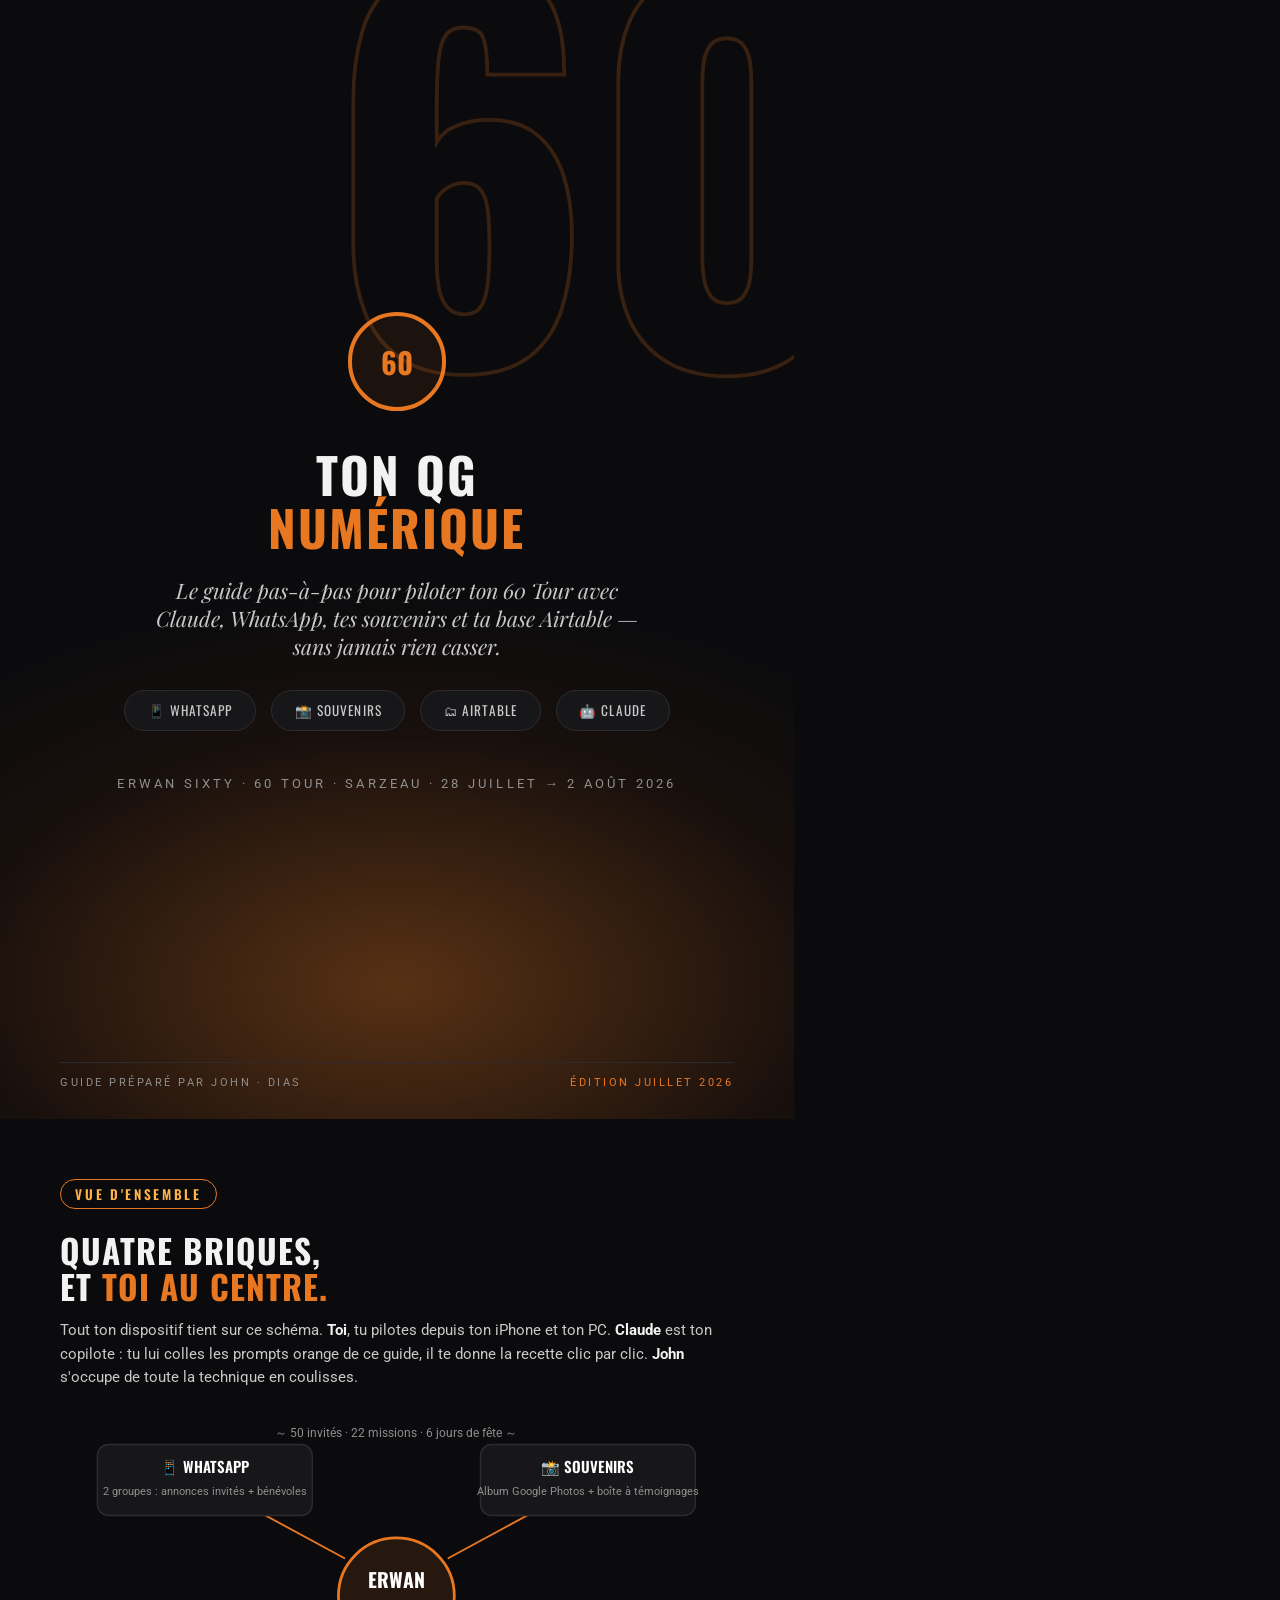
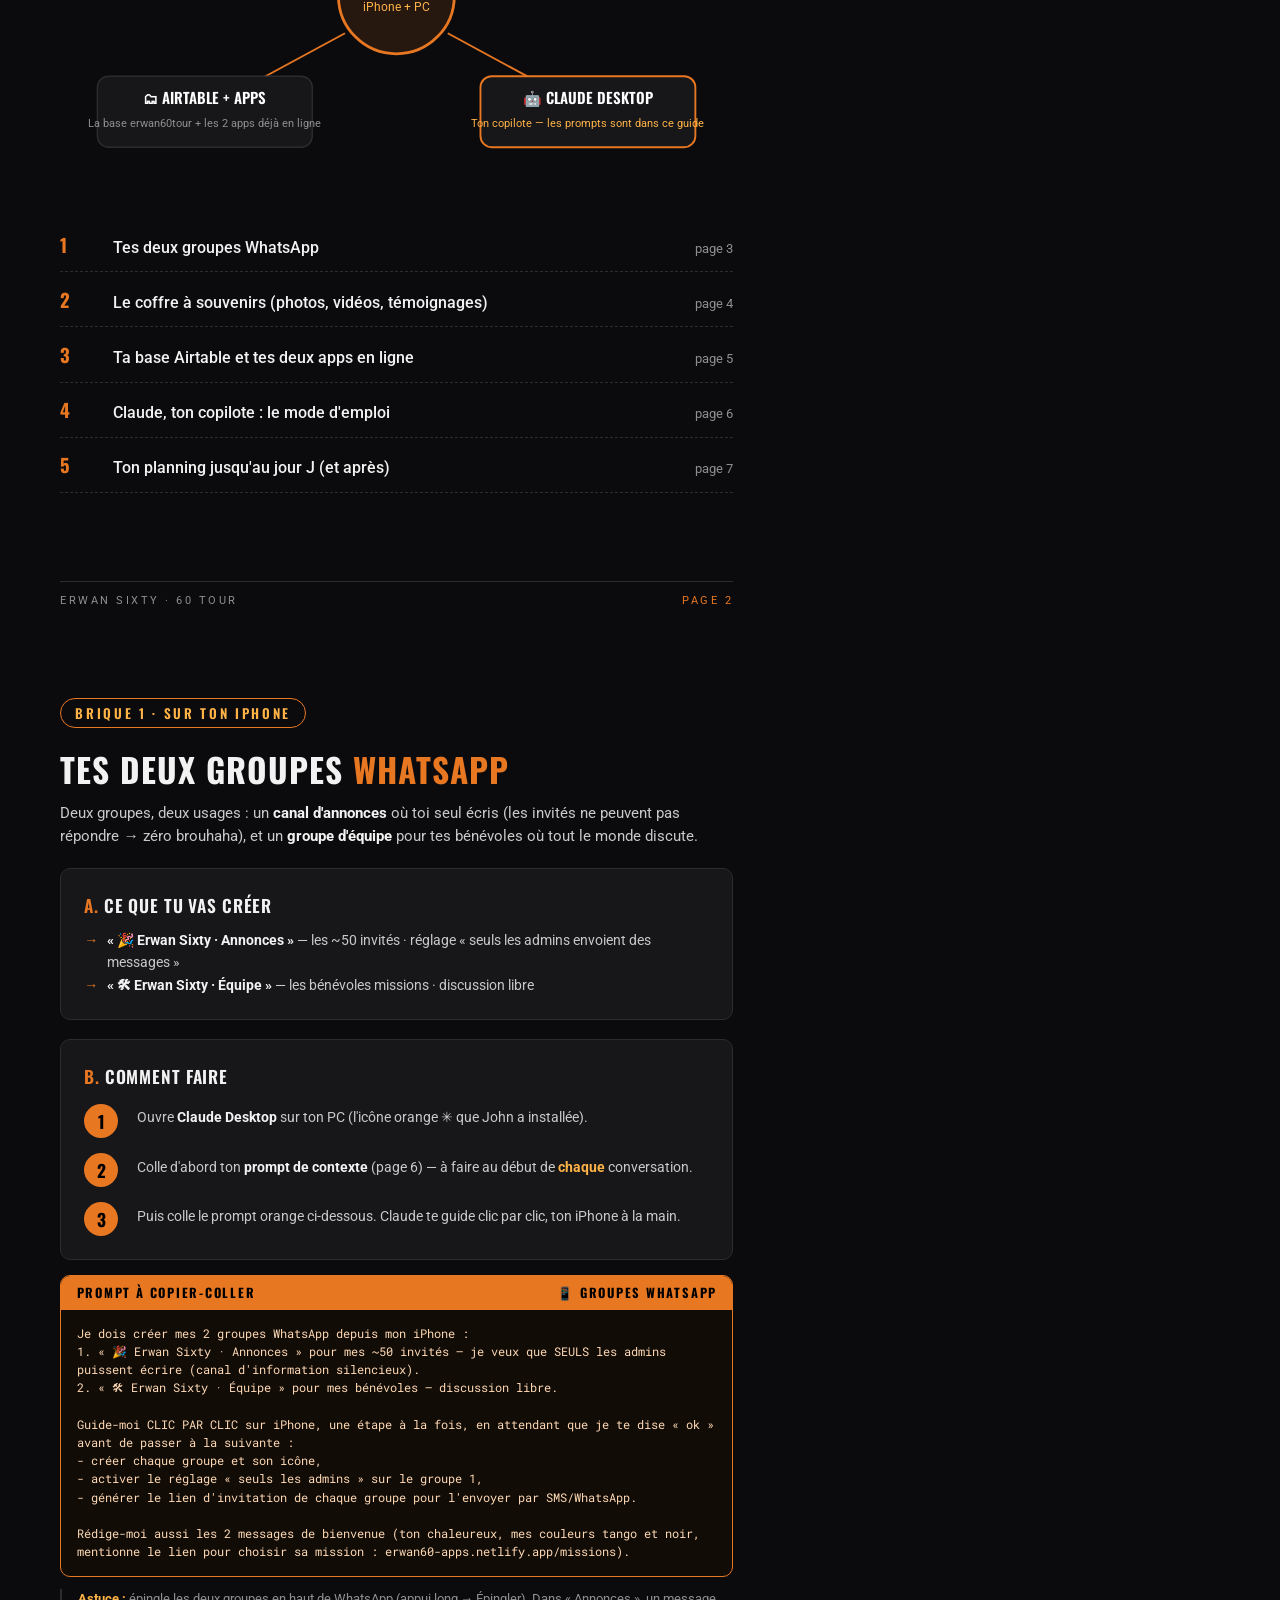
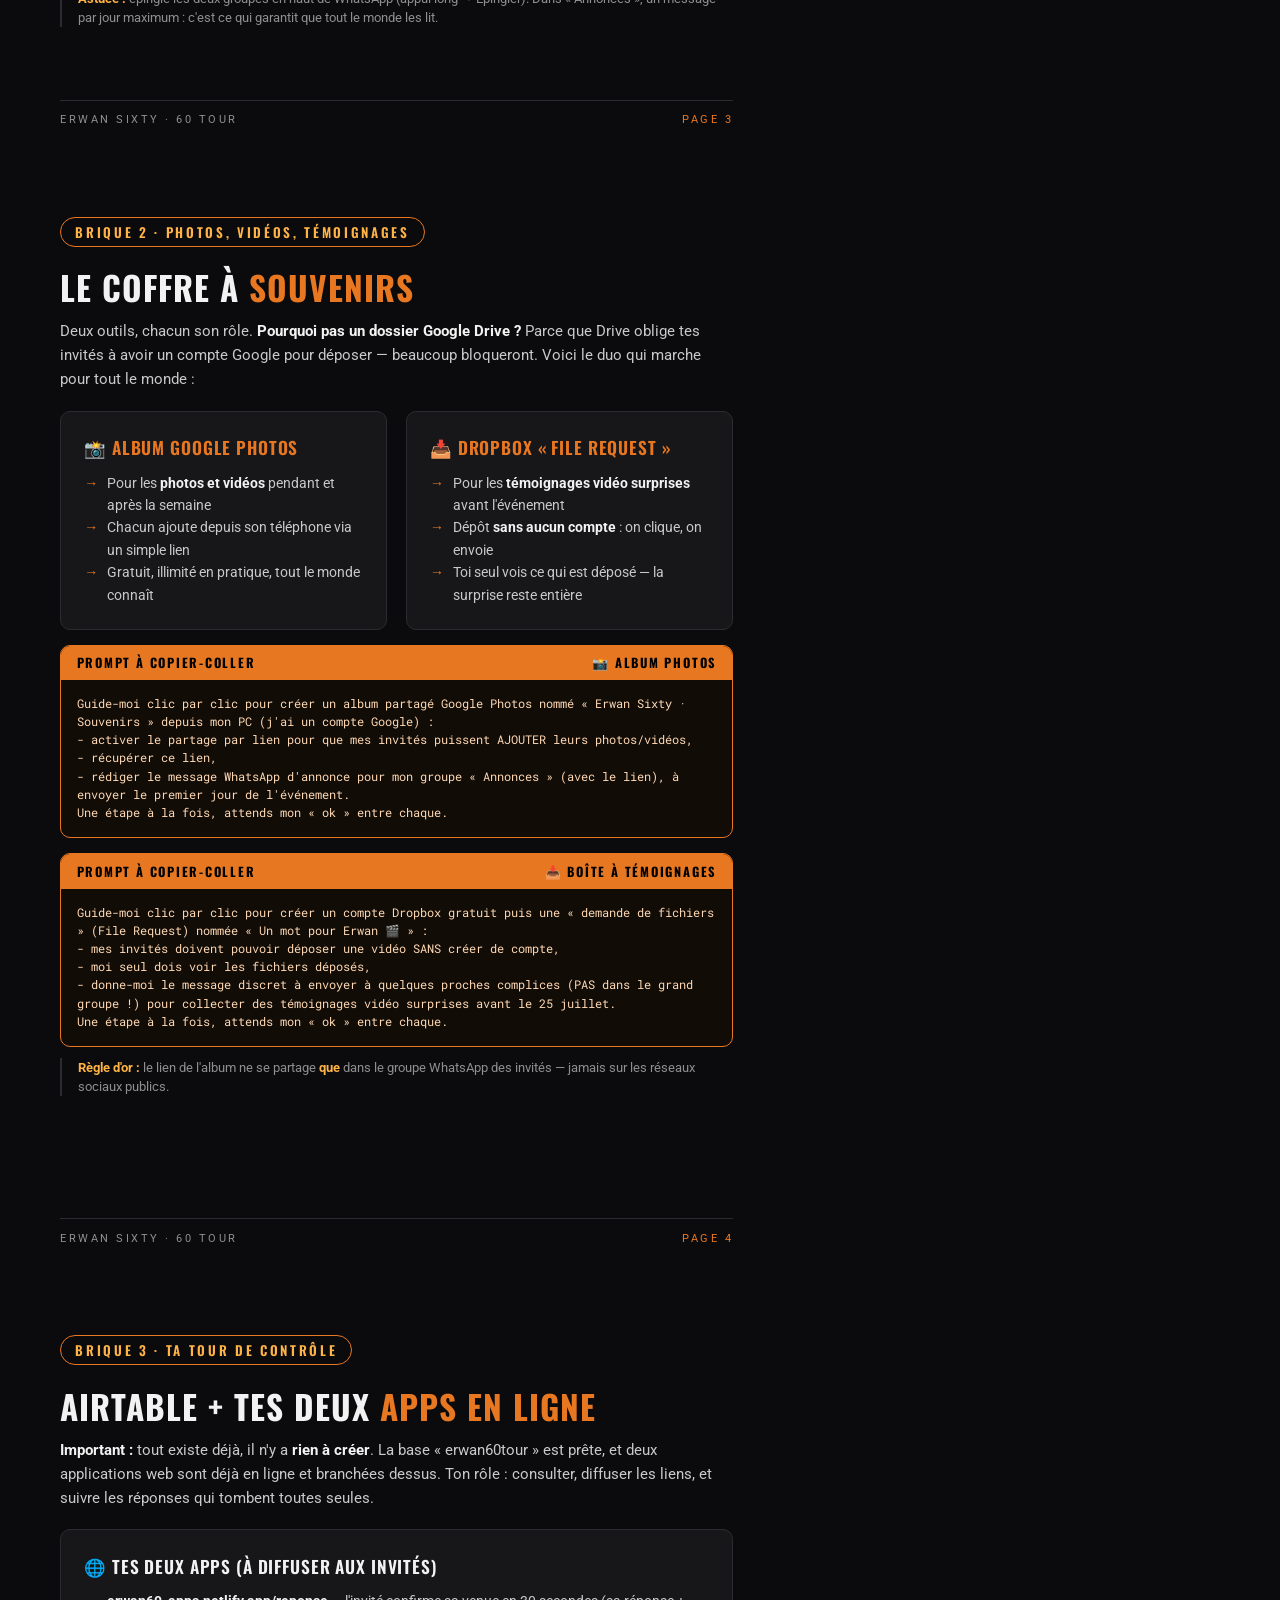
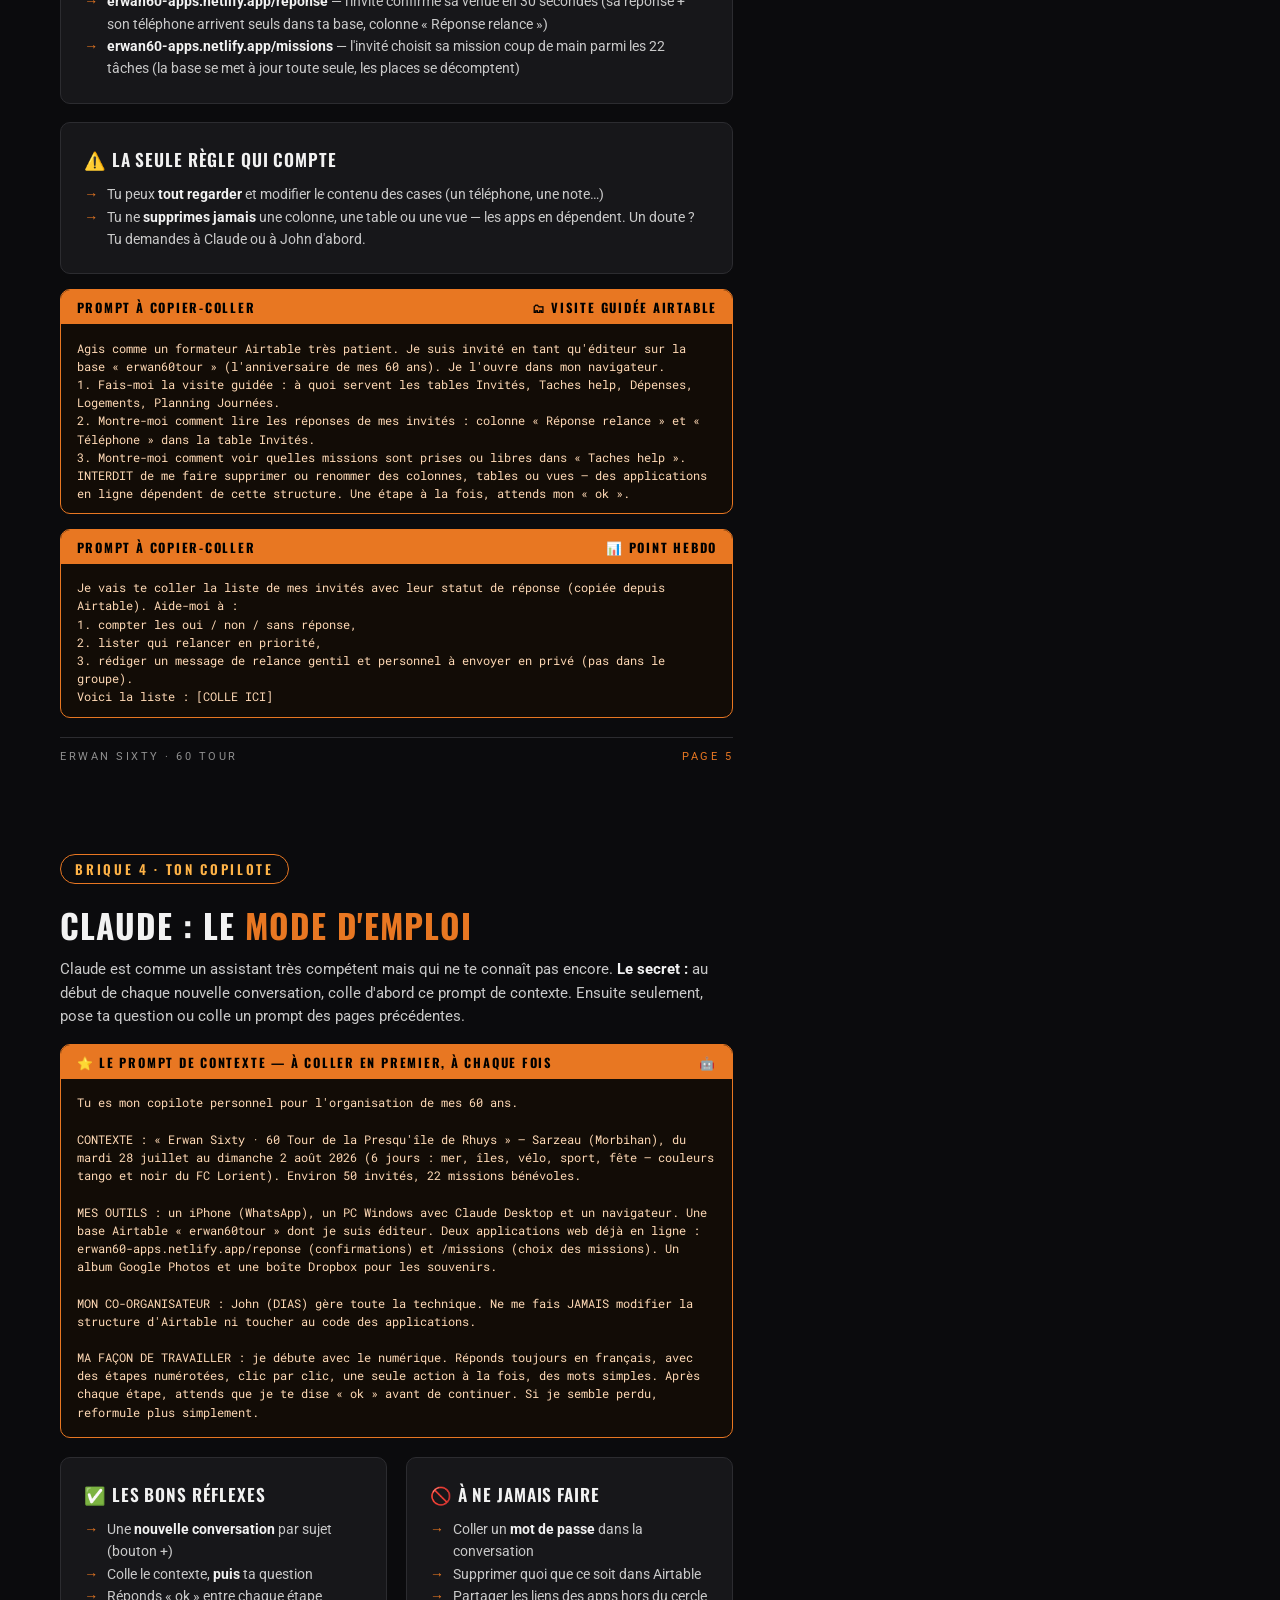
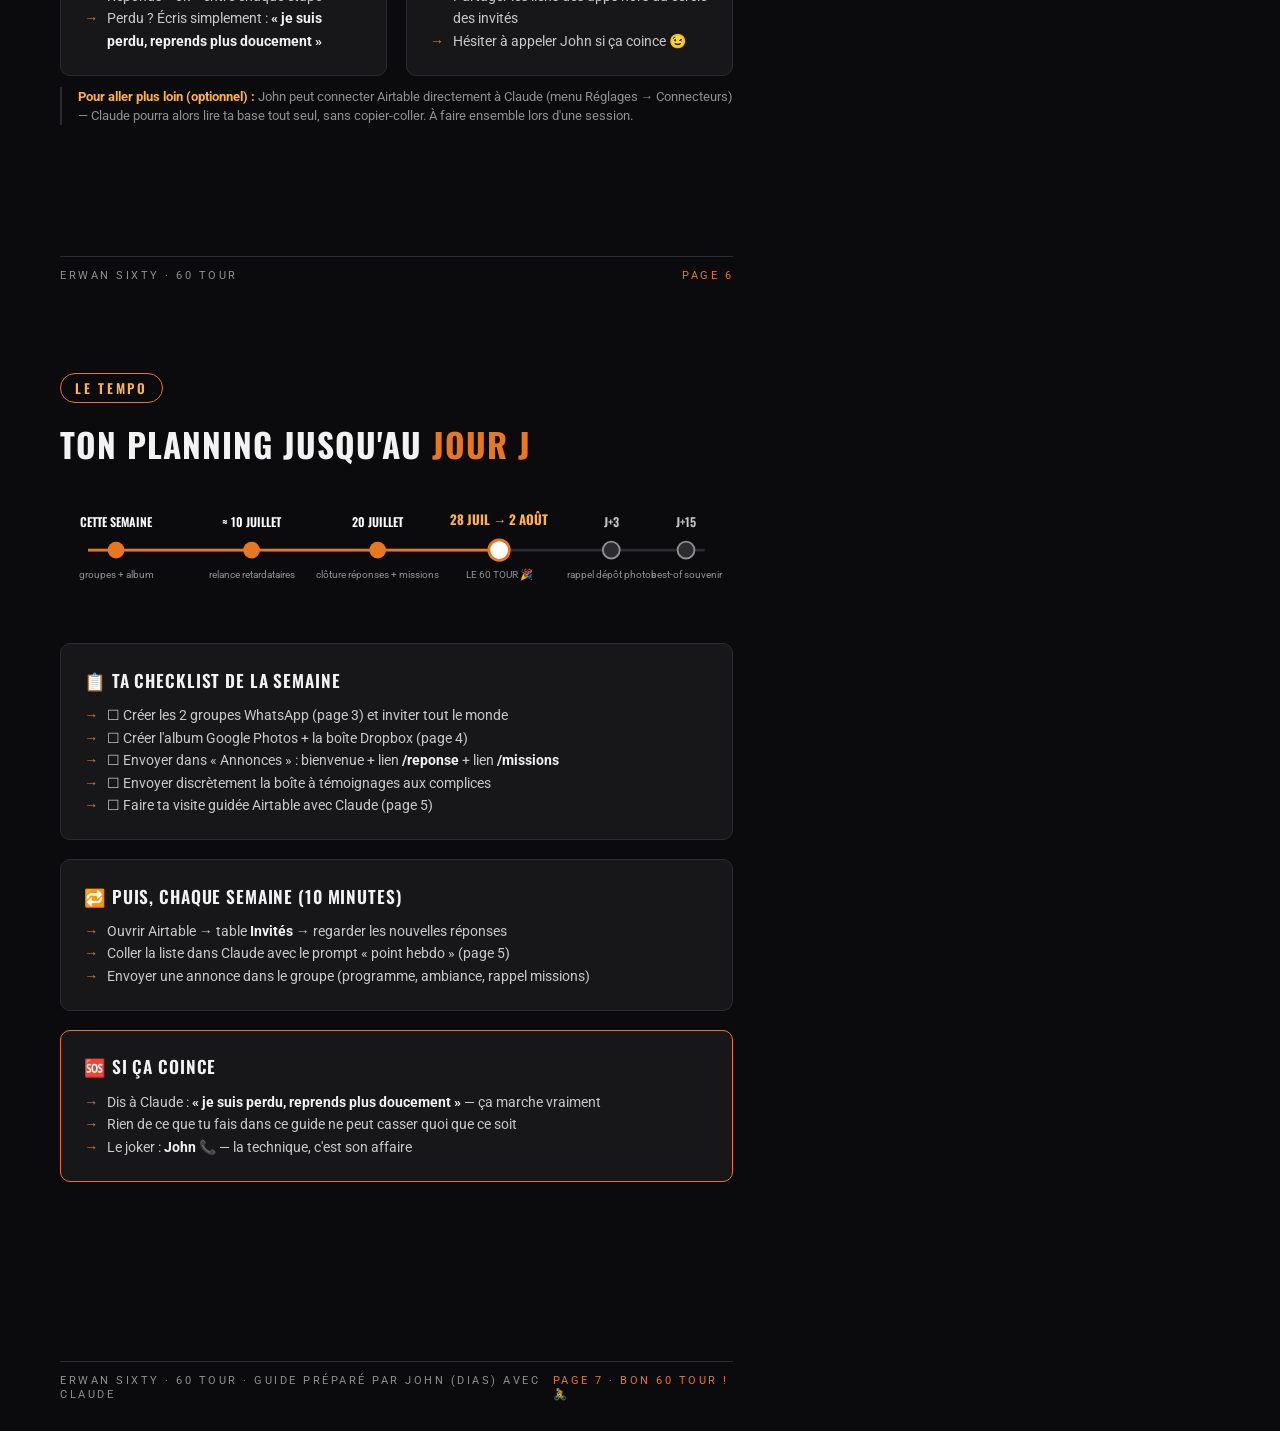
<file: guide/guide-erwan.html>
<!DOCTYPE html>
<html lang="fr">
<head>
<meta charset="UTF-8">
<title>Guide Erwan — QG numérique 60 Tour</title>
<link href="https://fonts.googleapis.com/css2?family=Playfair+Display:ital,wght@0,700;0,900;1,500;1,600&family=Oswald:wght@500;600;700&family=Roboto:wght@400;500;700&family=Roboto+Mono:wght@400;500&display=swap" rel="stylesheet">
<style>
  * { margin: 0; padding: 0; box-sizing: border-box; }
  :root {
    --orange: #E87722; --orange-soft: #ffb347;
    --ink: #0b0b0d; --panel: #17171a; --border: #2c2c30;
    --txt: #f2f2f2; --soft: #c9c9c9; --mute: #8f8f8f;
  }
  @page { size: A4; margin: 0; }
  html, body { background: var(--ink); }
  body { font-family: 'Roboto', sans-serif; color: var(--txt); }
  .page {
    width: 210mm; height: 296mm;
    page-break-after: always;
    position: relative; overflow: hidden;
    background: var(--ink);
    padding: 16mm 16mm 20mm;
    display: flex; flex-direction: column;
  }
  .page:last-child { page-break-after: avoid; }

  /* Décor commun */
  .pagefoot {
    position: absolute; bottom: 8mm; left: 16mm; right: 16mm;
    display: flex; justify-content: space-between; align-items: center;
    font-size: 8.5pt; letter-spacing: 0.22em; text-transform: uppercase; color: var(--mute);
    border-top: 1px solid var(--border); padding-top: 3mm;
  }
  .pagefoot .o { color: var(--orange); }

  h2.ptitle {
    font-family: 'Oswald', sans-serif; font-weight: 700; font-size: 25pt;
    text-transform: uppercase; letter-spacing: 0.03em; line-height: 1.08;
  }
  h2.ptitle .o { color: var(--orange); }
  .kicker {
    display: inline-flex; align-items: center; gap: 6px;
    font-family: 'Oswald', sans-serif; font-weight: 600; font-size: 10pt;
    letter-spacing: 0.2em; text-transform: uppercase; color: var(--orange-soft);
    border: 1.5px solid var(--orange); border-radius: 999px; padding: 4px 14px;
    margin-bottom: 6mm; width: fit-content;
  }
  .lead { font-size: 11.5pt; color: var(--soft); line-height: 1.55; margin-top: 4mm; }
  .lead b { color: var(--txt); }

  /* Cartes & étapes */
  .card {
    background: var(--panel); border: 1px solid var(--border); border-radius: 10px;
    padding: 6mm; margin-top: 5mm;
  }
  .card h3 {
    font-family: 'Oswald', sans-serif; font-weight: 600; font-size: 13pt;
    text-transform: uppercase; letter-spacing: 0.05em; margin-bottom: 3mm;
  }
  .card h3 .o { color: var(--orange); }
  .step { display: flex; gap: 5mm; margin-top: 4mm; align-items: flex-start; }
  .stepnum {
    flex-shrink: 0; width: 9mm; height: 9mm; border-radius: 50%;
    background: var(--orange); color: #000;
    font-family: 'Oswald', sans-serif; font-weight: 700; font-size: 13pt;
    display: flex; align-items: center; justify-content: center;
  }
  .step .t { font-size: 10.5pt; color: var(--soft); line-height: 1.5; padding-top: 1mm; }
  .step .t b { color: var(--txt); }
  .step .t .o { color: var(--orange-soft); font-weight: 700; }

  /* Encadré prompt */
  .prompt {
    margin-top: 4mm;
    background: #120c06;
    border: 1.5px solid var(--orange);
    border-radius: 10px;
    overflow: hidden;
  }
  .prompt .phead {
    background: var(--orange); color: #000;
    font-family: 'Oswald', sans-serif; font-weight: 700; font-size: 9.5pt;
    letter-spacing: 0.14em; text-transform: uppercase;
    padding: 2mm 4mm;
    display: flex; justify-content: space-between;
  }
  .prompt .pbody {
    font-family: 'Roboto Mono', monospace; font-size: 8.8pt; line-height: 1.55;
    color: #ffd9b5; padding: 4mm; white-space: pre-wrap;
  }
  .note {
    margin-top: 3mm; font-size: 9.5pt; color: var(--mute); line-height: 1.5;
    padding-left: 4mm; border-left: 2px solid var(--border);
  }
  .note b { color: var(--orange-soft); }

  ul.clean { list-style: none; margin-top: 3mm; }
  ul.clean li { font-size: 10.5pt; color: var(--soft); line-height: 1.6; padding-left: 6mm; position: relative; }
  ul.clean li::before { content: "→"; color: var(--orange); position: absolute; left: 0; font-weight: 700; }
  ul.clean li b { color: var(--txt); }

  .two-col { display: flex; gap: 5mm; margin-top: 5mm; }
  .two-col .card { flex: 1; margin-top: 0; }

  /* ═══ COUVERTURE ═══ */
  .cover { justify-content: center; align-items: center; text-align: center;
    background: radial-gradient(ellipse 120% 50% at 50% 88%, rgba(232,119,34,0.35) 0%, rgba(120,50,8,0.12) 45%, transparent 70%), var(--ink); }
  .cover .wm {
    position: absolute; right: -18mm; top: -26mm;
    font-family: 'Oswald', sans-serif; font-weight: 700; font-size: 130mm; line-height: 1;
    color: transparent; -webkit-text-stroke: 1mm rgba(232,119,34,0.2);
  }
  .cover .badge {
    width: 26mm; height: 26mm; border-radius: 50%;
    border: 1.2mm solid var(--orange); color: var(--orange);
    display: flex; align-items: center; justify-content: center;
    font-family: 'Oswald', sans-serif; font-weight: 700; font-size: 22pt;
    background: rgba(232,119,34,0.08); margin-bottom: 10mm;
  }
  .cover h1 {
    font-family: 'Oswald', sans-serif; font-weight: 700; font-size: 37pt;
    text-transform: uppercase; letter-spacing: 0.04em; line-height: 1.06;
  }
  .cover h1 .o { color: var(--orange); }
  .cover .sub {
    font-family: 'Playfair Display', serif; font-style: italic; font-size: 16pt;
    color: var(--soft); margin-top: 6mm; max-width: 130mm;
  }
  .cover .meta {
    margin-top: 12mm; font-size: 10pt; letter-spacing: 0.24em;
    text-transform: uppercase; color: var(--mute);
  }
  .cover .pills { display: flex; gap: 4mm; margin-top: 8mm; }
  .cover .pill {
    border: 1px solid var(--border); background: var(--panel); border-radius: 999px;
    padding: 2.5mm 6mm; font-family: 'Oswald', sans-serif; font-size: 10pt;
    letter-spacing: 0.08em; text-transform: uppercase; color: var(--soft);
  }

  /* SVG diagrams */
  .diagram { margin-top: 5mm; }
  svg text { font-family: 'Oswald', sans-serif; }
  svg .lbl { font-family: 'Roboto', sans-serif; }

  .toc { margin-top: 8mm; }
  .toc .row {
    display: flex; align-items: baseline; gap: 4mm;
    padding: 3.6mm 0; border-bottom: 1px dashed var(--border);
  }
  .toc .n { font-family: 'Oswald', sans-serif; font-weight: 700; color: var(--orange); font-size: 14pt; width: 10mm; }
  .toc .t { font-size: 12pt; color: var(--txt); font-weight: 500; }
  .toc .d { margin-left: auto; font-size: 9.5pt; color: var(--mute); }
</style>
</head>
<body>

<!-- ═══════════ PAGE 1 · COUVERTURE ═══════════ -->
<div class="page cover">
  <div class="wm">60</div>
  <div class="badge">60</div>
  <h1>Ton QG<br><span class="o">numérique</span></h1>
  <p class="sub">Le guide pas-à-pas pour piloter ton 60 Tour avec Claude, WhatsApp, tes souvenirs et ta base Airtable — sans jamais rien casser.</p>
  <div class="pills">
    <span class="pill">📱 WhatsApp</span>
    <span class="pill">📸 Souvenirs</span>
    <span class="pill">🗂 Airtable</span>
    <span class="pill">🤖 Claude</span>
  </div>
  <div class="meta">Erwan Sixty · 60 Tour · Sarzeau · 28 juillet → 2 août 2026</div>
  <div class="pagefoot"><span>Guide préparé par John · DIAS</span><span class="o">Édition juillet 2026</span></div>
</div>

<!-- ═══════════ PAGE 2 · VUE D'ENSEMBLE ═══════════ -->
<div class="page">
  <span class="kicker">Vue d'ensemble</span>
  <h2 class="ptitle">Quatre briques,<br>et <span class="o">toi au centre.</span></h2>
  <p class="lead">Tout ton dispositif tient sur ce schéma. <b>Toi</b>, tu pilotes depuis ton iPhone et ton PC. <b>Claude</b> est ton copilote : tu lui colles les prompts orange de ce guide, il te donne la recette clic par clic. <b>John</b> s'occupe de toute la technique en coulisses.</p>

  <div class="diagram">
    <svg viewBox="0 0 720 400" width="100%" xmlns="http://www.w3.org/2000/svg">
      <defs>
        <marker id="ar" markerWidth="8" markerHeight="8" refX="6" refY="3" orient="auto">
          <path d="M0,0 L6,3 L0,6 z" fill="#E87722"/>
        </marker>
      </defs>
      <!-- Centre Erwan -->
      <circle cx="360" cy="200" r="62" fill="rgba(232,119,34,0.12)" stroke="#E87722" stroke-width="3"/>
      <text x="360" y="192" text-anchor="middle" fill="#fff" font-size="21" font-weight="700">ERWAN</text>
      <text x="360" y="216" text-anchor="middle" fill="#ffb347" font-size="13" class="lbl">iPhone + PC</text>
      <!-- Liens -->
      <line x1="305" y1="160" x2="185" y2="95" stroke="#E87722" stroke-width="2" marker-end="url(#ar)"/>
      <line x1="415" y1="160" x2="535" y2="95" stroke="#E87722" stroke-width="2" marker-end="url(#ar)"/>
      <line x1="305" y1="240" x2="185" y2="305" stroke="#E87722" stroke-width="2" marker-end="url(#ar)"/>
      <line x1="415" y1="240" x2="535" y2="305" stroke="#E87722" stroke-width="2" marker-end="url(#ar)"/>
      <!-- Boîtes -->
      <g>
        <rect x="40" y="38" width="230" height="76" rx="12" fill="#17171a" stroke="#2c2c30" stroke-width="1.5"/>
        <text x="155" y="68" text-anchor="middle" fill="#fff" font-size="16" font-weight="600">📱 WHATSAPP</text>
        <text x="155" y="92" text-anchor="middle" fill="#8f8f8f" font-size="12" class="lbl">2 groupes : annonces invités + bénévoles</text>
      </g>
      <g>
        <rect x="450" y="38" width="230" height="76" rx="12" fill="#17171a" stroke="#2c2c30" stroke-width="1.5"/>
        <text x="565" y="68" text-anchor="middle" fill="#fff" font-size="16" font-weight="600">📸 SOUVENIRS</text>
        <text x="565" y="92" text-anchor="middle" fill="#8f8f8f" font-size="12" class="lbl">Album Google Photos + boîte à témoignages</text>
      </g>
      <g>
        <rect x="40" y="286" width="230" height="76" rx="12" fill="#17171a" stroke="#2c2c30" stroke-width="1.5"/>
        <text x="155" y="316" text-anchor="middle" fill="#fff" font-size="16" font-weight="600">🗂 AIRTABLE + APPS</text>
        <text x="155" y="340" text-anchor="middle" fill="#8f8f8f" font-size="12" class="lbl">La base erwan60tour + les 2 apps déjà en ligne</text>
      </g>
      <g>
        <rect x="450" y="286" width="230" height="76" rx="12" fill="#17171a" stroke="#E87722" stroke-width="2"/>
        <text x="565" y="316" text-anchor="middle" fill="#fff" font-size="16" font-weight="600">🤖 CLAUDE DESKTOP</text>
        <text x="565" y="340" text-anchor="middle" fill="#ffb347" font-size="12" class="lbl">Ton copilote — les prompts sont dans ce guide</text>
      </g>
      <!-- Invités -->
      <text x="360" y="30" text-anchor="middle" fill="#8f8f8f" font-size="13" class="lbl">～ 50 invités · 22 missions · 6 jours de fête ～</text>
    </svg>
  </div>

  <div class="toc">
    <div class="row"><span class="n">1</span><span class="t">Tes deux groupes WhatsApp</span><span class="d">page 3</span></div>
    <div class="row"><span class="n">2</span><span class="t">Le coffre à souvenirs (photos, vidéos, témoignages)</span><span class="d">page 4</span></div>
    <div class="row"><span class="n">3</span><span class="t">Ta base Airtable et tes deux apps en ligne</span><span class="d">page 5</span></div>
    <div class="row"><span class="n">4</span><span class="t">Claude, ton copilote : le mode d'emploi</span><span class="d">page 6</span></div>
    <div class="row"><span class="n">5</span><span class="t">Ton planning jusqu'au jour J (et après)</span><span class="d">page 7</span></div>
  </div>

  <div class="pagefoot"><span>Erwan Sixty · 60 Tour</span><span class="o">Page 2</span></div>
</div>

<!-- ═══════════ PAGE 3 · WHATSAPP ═══════════ -->
<div class="page">
  <span class="kicker">Brique 1 · Sur ton iPhone</span>
  <h2 class="ptitle">Tes deux groupes <span class="o">WhatsApp</span></h2>
  <p class="lead">Deux groupes, deux usages : un <b>canal d'annonces</b> où toi seul écris (les invités ne peuvent pas répondre → zéro brouhaha), et un <b>groupe d'équipe</b> pour tes bénévoles où tout le monde discute.</p>

  <div class="card">
    <h3><span class="o">A.</span> Ce que tu vas créer</h3>
    <ul class="clean">
      <li><b>« 🎉 Erwan Sixty · Annonces »</b> — les ~50 invités · réglage « seuls les admins envoient des messages »</li>
      <li><b>« 🛠 Erwan Sixty · Équipe »</b> — les bénévoles missions · discussion libre</li>
    </ul>
  </div>

  <div class="card">
    <h3><span class="o">B.</span> Comment faire</h3>
    <div class="step"><div class="stepnum">1</div><div class="t">Ouvre <b>Claude Desktop</b> sur ton PC (l'icône orange ✳ que John a installée).</div></div>
    <div class="step"><div class="stepnum">2</div><div class="t">Colle d'abord ton <b>prompt de contexte</b> (page 6) — à faire au début de <span class="o">chaque</span> conversation.</div></div>
    <div class="step"><div class="stepnum">3</div><div class="t">Puis colle le prompt orange ci-dessous. Claude te guide clic par clic, ton iPhone à la main.</div></div>
  </div>

  <div class="prompt">
    <div class="phead"><span>Prompt à copier-coller</span><span>📱 groupes whatsapp</span></div>
    <div class="pbody">Je dois créer mes 2 groupes WhatsApp depuis mon iPhone :
1. « 🎉 Erwan Sixty · Annonces » pour mes ~50 invités — je veux que SEULS les admins puissent écrire (canal d'information silencieux).
2. « 🛠 Erwan Sixty · Équipe » pour mes bénévoles — discussion libre.

Guide-moi CLIC PAR CLIC sur iPhone, une étape à la fois, en attendant que je te dise « ok » avant de passer à la suivante :
- créer chaque groupe et son icône,
- activer le réglage « seuls les admins » sur le groupe 1,
- générer le lien d'invitation de chaque groupe pour l'envoyer par SMS/WhatsApp.

Rédige-moi aussi les 2 messages de bienvenue (ton chaleureux, mes couleurs tango et noir, mentionne le lien pour choisir sa mission : erwan60-apps.netlify.app/missions).</div>
  </div>

  <p class="note"><b>Astuce :</b> épingle les deux groupes en haut de WhatsApp (appui long → Épingler). Dans « Annonces », un message par jour maximum : c'est ce qui garantit que tout le monde les lit.</p>

  <div class="pagefoot"><span>Erwan Sixty · 60 Tour</span><span class="o">Page 3</span></div>
</div>

<!-- ═══════════ PAGE 4 · SOUVENIRS ═══════════ -->
<div class="page">
  <span class="kicker">Brique 2 · Photos, vidéos, témoignages</span>
  <h2 class="ptitle">Le coffre à <span class="o">souvenirs</span></h2>
  <p class="lead">Deux outils, chacun son rôle. <b>Pourquoi pas un dossier Google Drive ?</b> Parce que Drive oblige tes invités à avoir un compte Google pour déposer — beaucoup bloqueront. Voici le duo qui marche pour tout le monde :</p>

  <div class="two-col">
    <div class="card">
      <h3>📸 <span class="o">Album Google Photos</span></h3>
      <ul class="clean">
        <li>Pour les <b>photos et vidéos</b> pendant et après la semaine</li>
        <li>Chacun ajoute depuis son téléphone via un simple lien</li>
        <li>Gratuit, illimité en pratique, tout le monde connaît</li>
      </ul>
    </div>
    <div class="card">
      <h3>📥 <span class="o">Dropbox « File Request »</span></h3>
      <ul class="clean">
        <li>Pour les <b>témoignages vidéo surprises</b> avant l'événement</li>
        <li>Dépôt <b>sans aucun compte</b> : on clique, on envoie</li>
        <li>Toi seul vois ce qui est déposé — la surprise reste entière</li>
      </ul>
    </div>
  </div>

  <div class="prompt">
    <div class="phead"><span>Prompt à copier-coller</span><span>📸 album photos</span></div>
    <div class="pbody">Guide-moi clic par clic pour créer un album partagé Google Photos nommé « Erwan Sixty · Souvenirs » depuis mon PC (j'ai un compte Google) :
- activer le partage par lien pour que mes invités puissent AJOUTER leurs photos/vidéos,
- récupérer ce lien,
- rédiger le message WhatsApp d'annonce pour mon groupe « Annonces » (avec le lien), à envoyer le premier jour de l'événement.
Une étape à la fois, attends mon « ok » entre chaque.</div>
  </div>

  <div class="prompt">
    <div class="phead"><span>Prompt à copier-coller</span><span>📥 boîte à témoignages</span></div>
    <div class="pbody">Guide-moi clic par clic pour créer un compte Dropbox gratuit puis une « demande de fichiers » (File Request) nommée « Un mot pour Erwan 🎬 » :
- mes invités doivent pouvoir déposer une vidéo SANS créer de compte,
- moi seul dois voir les fichiers déposés,
- donne-moi le message discret à envoyer à quelques proches complices (PAS dans le grand groupe !) pour collecter des témoignages vidéo surprises avant le 25 juillet.
Une étape à la fois, attends mon « ok » entre chaque.</div>
  </div>

  <p class="note"><b>Règle d'or :</b> le lien de l'album ne se partage <b>que</b> dans le groupe WhatsApp des invités — jamais sur les réseaux sociaux publics.</p>

  <div class="pagefoot"><span>Erwan Sixty · 60 Tour</span><span class="o">Page 4</span></div>
</div>

<!-- ═══════════ PAGE 5 · AIRTABLE + APPS ═══════════ -->
<div class="page">
  <span class="kicker">Brique 3 · Ta tour de contrôle</span>
  <h2 class="ptitle">Airtable + tes deux <span class="o">apps en ligne</span></h2>
  <p class="lead"><b>Important :</b> tout existe déjà, il n'y a <b>rien à créer</b>. La base « erwan60tour » est prête, et deux applications web sont déjà en ligne et branchées dessus. Ton rôle : consulter, diffuser les liens, et suivre les réponses qui tombent toutes seules.</p>

  <div class="card">
    <h3>🌐 Tes deux apps (à diffuser aux invités)</h3>
    <ul class="clean">
      <li><b>erwan60-apps.netlify.app/reponse</b> — l'invité confirme sa venue en 30 secondes (sa réponse + son téléphone arrivent seuls dans ta base, colonne « Réponse relance »)</li>
      <li><b>erwan60-apps.netlify.app/missions</b> — l'invité choisit sa mission coup de main parmi les 22 tâches (la base se met à jour toute seule, les places se décomptent)</li>
    </ul>
  </div>

  <div class="card">
    <h3>⚠️ La seule règle qui compte</h3>
    <ul class="clean">
      <li>Tu peux <b>tout regarder</b> et modifier le contenu des cases (un téléphone, une note…)</li>
      <li>Tu ne <b>supprimes jamais</b> une colonne, une table ou une vue — les apps en dépendent. Un doute ? Tu demandes à Claude ou à John d'abord.</li>
    </ul>
  </div>

  <div class="prompt">
    <div class="phead"><span>Prompt à copier-coller</span><span>🗂 visite guidée airtable</span></div>
    <div class="pbody">Agis comme un formateur Airtable très patient. Je suis invité en tant qu'éditeur sur la base « erwan60tour » (l'anniversaire de mes 60 ans). Je l'ouvre dans mon navigateur.
1. Fais-moi la visite guidée : à quoi servent les tables Invités, Taches help, Dépenses, Logements, Planning Journées.
2. Montre-moi comment lire les réponses de mes invités : colonne « Réponse relance » et « Téléphone » dans la table Invités.
3. Montre-moi comment voir quelles missions sont prises ou libres dans « Taches help ».
INTERDIT de me faire supprimer ou renommer des colonnes, tables ou vues — des applications en ligne dépendent de cette structure. Une étape à la fois, attends mon « ok ».</div>
  </div>

  <div class="prompt">
    <div class="phead"><span>Prompt à copier-coller</span><span>📊 point hebdo</span></div>
    <div class="pbody">Je vais te coller la liste de mes invités avec leur statut de réponse (copiée depuis Airtable). Aide-moi à :
1. compter les oui / non / sans réponse,
2. lister qui relancer en priorité,
3. rédiger un message de relance gentil et personnel à envoyer en privé (pas dans le groupe).
Voici la liste : [COLLE ICI]</div>
  </div>

  <div class="pagefoot"><span>Erwan Sixty · 60 Tour</span><span class="o">Page 5</span></div>
</div>

<!-- ═══════════ PAGE 6 · CLAUDE MODE D'EMPLOI ═══════════ -->
<div class="page">
  <span class="kicker">Brique 4 · Ton copilote</span>
  <h2 class="ptitle">Claude : le <span class="o">mode d'emploi</span></h2>
  <p class="lead">Claude est comme un assistant très compétent mais qui ne te connaît pas encore. <b>Le secret :</b> au début de chaque nouvelle conversation, colle d'abord ce prompt de contexte. Ensuite seulement, pose ta question ou colle un prompt des pages précédentes.</p>

  <div class="prompt">
    <div class="phead"><span>⭐ LE prompt de contexte — à coller en premier, à chaque fois</span><span>🤖</span></div>
    <div class="pbody">Tu es mon copilote personnel pour l'organisation de mes 60 ans.

CONTEXTE : « Erwan Sixty · 60 Tour de la Presqu'île de Rhuys » — Sarzeau (Morbihan), du mardi 28 juillet au dimanche 2 août 2026 (6 jours : mer, îles, vélo, sport, fête — couleurs tango et noir du FC Lorient). Environ 50 invités, 22 missions bénévoles.

MES OUTILS : un iPhone (WhatsApp), un PC Windows avec Claude Desktop et un navigateur. Une base Airtable « erwan60tour » dont je suis éditeur. Deux applications web déjà en ligne : erwan60-apps.netlify.app/reponse (confirmations) et /missions (choix des missions). Un album Google Photos et une boîte Dropbox pour les souvenirs.

MON CO-ORGANISATEUR : John (DIAS) gère toute la technique. Ne me fais JAMAIS modifier la structure d'Airtable ni toucher au code des applications.

MA FAÇON DE TRAVAILLER : je débute avec le numérique. Réponds toujours en français, avec des étapes numérotées, clic par clic, une seule action à la fois, des mots simples. Après chaque étape, attends que je te dise « ok » avant de continuer. Si je semble perdu, reformule plus simplement.</div>
  </div>

  <div class="two-col">
    <div class="card">
      <h3>✅ Les bons réflexes</h3>
      <ul class="clean">
        <li>Une <b>nouvelle conversation</b> par sujet (bouton +)</li>
        <li>Colle le contexte, <b>puis</b> ta question</li>
        <li>Réponds « ok » entre chaque étape</li>
        <li>Perdu ? Écris simplement : <b>« je suis perdu, reprends plus doucement »</b></li>
      </ul>
    </div>
    <div class="card">
      <h3>🚫 À ne jamais faire</h3>
      <ul class="clean">
        <li>Coller un <b>mot de passe</b> dans la conversation</li>
        <li>Supprimer quoi que ce soit dans Airtable</li>
        <li>Partager les liens des apps hors du cercle des invités</li>
        <li>Hésiter à appeler John si ça coince 😉</li>
      </ul>
    </div>
  </div>

  <p class="note"><b>Pour aller plus loin (optionnel) :</b> John peut connecter Airtable directement à Claude (menu Réglages → Connecteurs) — Claude pourra alors lire ta base tout seul, sans copier-coller. À faire ensemble lors d'une session.</p>

  <div class="pagefoot"><span>Erwan Sixty · 60 Tour</span><span class="o">Page 6</span></div>
</div>

<!-- ═══════════ PAGE 7 · PLANNING ═══════════ -->
<div class="page">
  <span class="kicker">Le tempo</span>
  <h2 class="ptitle">Ton planning jusqu'au <span class="o">jour J</span></h2>

  <div class="diagram">
    <svg viewBox="0 0 720 150" width="100%" xmlns="http://www.w3.org/2000/svg">
      <line x1="30" y1="75" x2="690" y2="75" stroke="#2c2c30" stroke-width="3"/>
      <line x1="30" y1="75" x2="470" y2="75" stroke="#E87722" stroke-width="3"/>
      <g>
        <circle cx="60" cy="75" r="9" fill="#E87722"/>
        <text x="60" y="50" text-anchor="middle" fill="#fff" font-size="13" font-weight="600">CETTE SEMAINE</text>
        <text x="60" y="105" text-anchor="middle" fill="#8f8f8f" font-size="11" class="lbl">groupes + album</text>
      </g>
      <g>
        <circle cx="205" cy="75" r="9" fill="#E87722"/>
        <text x="205" y="50" text-anchor="middle" fill="#fff" font-size="13" font-weight="600">≈ 10 JUILLET</text>
        <text x="205" y="105" text-anchor="middle" fill="#8f8f8f" font-size="11" class="lbl">relance retardataires</text>
      </g>
      <g>
        <circle cx="340" cy="75" r="9" fill="#E87722"/>
        <text x="340" y="50" text-anchor="middle" fill="#fff" font-size="13" font-weight="600">20 JUILLET</text>
        <text x="340" y="105" text-anchor="middle" fill="#8f8f8f" font-size="11" class="lbl">clôture réponses + missions</text>
      </g>
      <g>
        <circle cx="470" cy="75" r="11" fill="#fff" stroke="#E87722" stroke-width="3"/>
        <text x="470" y="48" text-anchor="middle" fill="#ffb347" font-size="14" font-weight="700">28 JUIL → 2 AOÛT</text>
        <text x="470" y="105" text-anchor="middle" fill="#8f8f8f" font-size="11" class="lbl">LE 60 TOUR 🎉</text>
      </g>
      <g>
        <circle cx="590" cy="75" r="9" fill="#2c2c30" stroke="#8f8f8f" stroke-width="2"/>
        <text x="590" y="50" text-anchor="middle" fill="#c9c9c9" font-size="13" font-weight="600">J+3</text>
        <text x="590" y="105" text-anchor="middle" fill="#8f8f8f" font-size="11" class="lbl">rappel dépôt photos</text>
      </g>
      <g>
        <circle cx="670" cy="75" r="9" fill="#2c2c30" stroke="#8f8f8f" stroke-width="2"/>
        <text x="670" y="50" text-anchor="middle" fill="#c9c9c9" font-size="13" font-weight="600">J+15</text>
        <text x="670" y="105" text-anchor="middle" fill="#8f8f8f" font-size="11" class="lbl">best-of souvenir</text>
      </g>
    </svg>
  </div>

  <div class="card">
    <h3>📋 Ta checklist de la semaine</h3>
    <ul class="clean">
      <li>☐ Créer les 2 groupes WhatsApp (page 3) et inviter tout le monde</li>
      <li>☐ Créer l'album Google Photos + la boîte Dropbox (page 4)</li>
      <li>☐ Envoyer dans « Annonces » : bienvenue + lien <b>/reponse</b> + lien <b>/missions</b></li>
      <li>☐ Envoyer discrètement la boîte à témoignages aux complices</li>
      <li>☐ Faire ta visite guidée Airtable avec Claude (page 5)</li>
    </ul>
  </div>

  <div class="card">
    <h3>🔁 Puis, chaque semaine (10 minutes)</h3>
    <ul class="clean">
      <li>Ouvrir Airtable → table <b>Invités</b> → regarder les nouvelles réponses</li>
      <li>Coller la liste dans Claude avec le prompt « point hebdo » (page 5)</li>
      <li>Envoyer une annonce dans le groupe (programme, ambiance, rappel missions)</li>
    </ul>
  </div>

  <div class="card" style="border-color:#E87722">
    <h3>🆘 Si ça coince</h3>
    <ul class="clean">
      <li>Dis à Claude : <b>« je suis perdu, reprends plus doucement »</b> — ça marche vraiment</li>
      <li>Rien de ce que tu fais dans ce guide ne peut casser quoi que ce soit</li>
      <li>Le joker : <b>John</b> 📞 — la technique, c'est son affaire</li>
    </ul>
  </div>

  <div class="pagefoot"><span>Erwan Sixty · 60 Tour · Guide préparé par John (DIAS) avec Claude</span><span class="o">Page 7 · Bon 60 Tour ! 🚴</span></div>
</div>

</body>
</html>
</file>
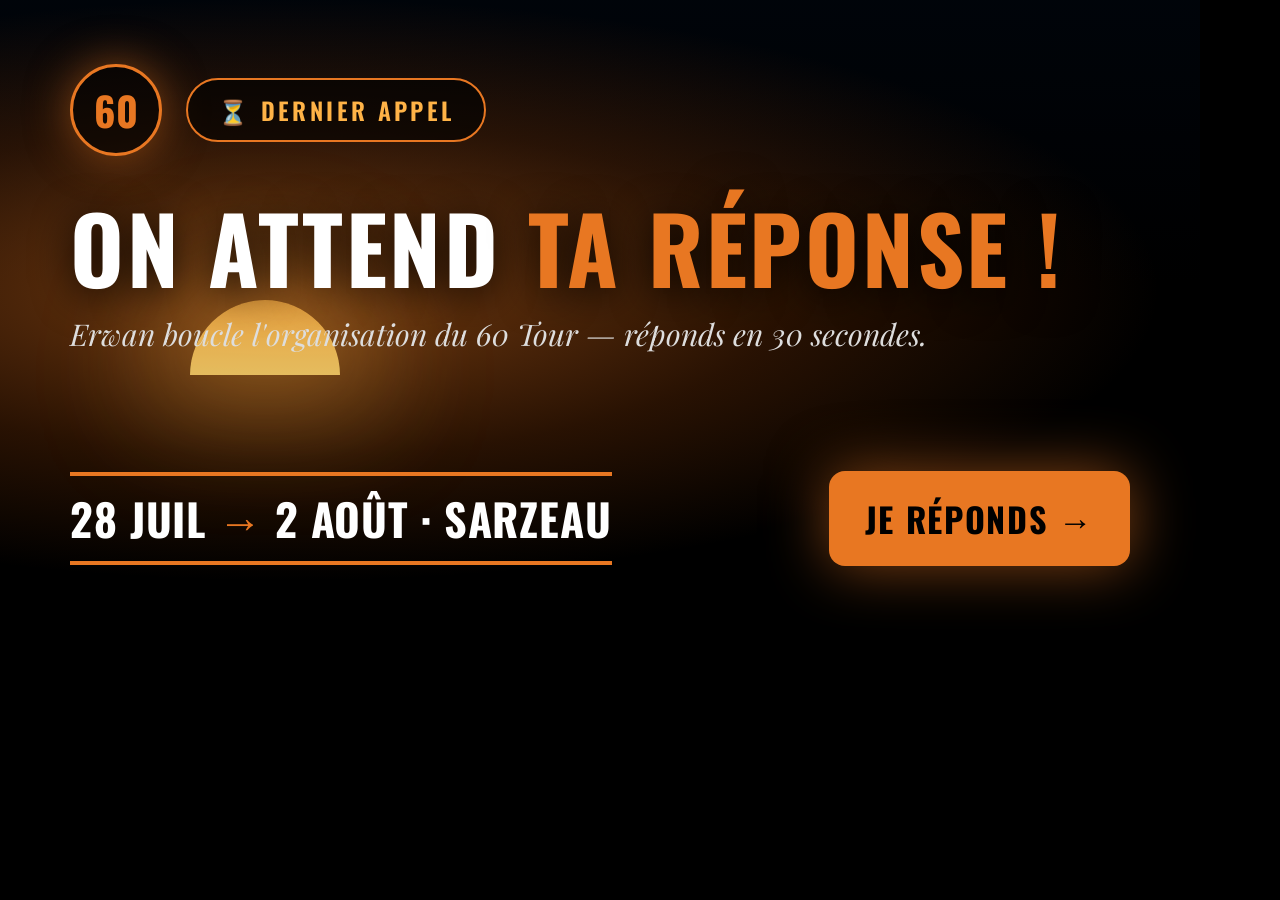
<file: reponse/poster-og.html>
<!DOCTYPE html>
<html lang="fr">
<head>
<meta charset="UTF-8">
<title>Relance RSVP — OG 1200×630</title>
<link href="https://fonts.googleapis.com/css2?family=Playfair+Display:ital,wght@1,400&family=Oswald:wght@600;700&family=Roboto:wght@400;700&display=swap" rel="stylesheet">
<style>
  * { margin: 0; padding: 0; box-sizing: border-box; }
  html, body { width: 1200px; height: 630px; overflow: hidden; }
  body { background: #000; color: #fff; font-family: 'Roboto', sans-serif; position: relative; }
  .glow {
    position: absolute; inset: 0;
    background:
      radial-gradient(ellipse 110% 70% at 24% 46%, rgba(232,119,34,0.5) 0%, rgba(160,70,10,0.25) 38%, transparent 66%),
      linear-gradient(to bottom, rgba(0,25,60,0.16), transparent 45%);
  }
  .sun {
    position: absolute; left: 190px; top: 300px;
    width: 150px; height: 75px; border-radius: 150px 150px 0 0;
    background: linear-gradient(to top, #ffd76e, #ffb347);
    box-shadow: 0 0 110px 40px rgba(255,179,71,0.4);
    opacity: 0.85;
  }
  .content { position: absolute; inset: 0; padding: 64px 70px; display: flex; flex-direction: column; }
  .top { display: flex; align-items: center; gap: 24px; }
  .badge-60 {
    width: 92px; height: 92px; border-radius: 50%;
    background: rgba(0,0,0,0.55); border: 3px solid #E87722;
    display: flex; align-items: center; justify-content: center;
    font-family: 'Oswald', sans-serif; font-weight: 700; font-size: 40px; color: #E87722;
    box-shadow: 0 0 44px rgba(232,119,34,0.5);
  }
  .urgency {
    display: inline-flex; align-items: center;
    background: rgba(0,0,0,0.6); border: 2px solid #E87722; border-radius: 999px;
    color: #ffb347; font-family: 'Oswald', sans-serif; font-weight: 600; font-size: 24px;
    letter-spacing: 0.14em; text-transform: uppercase; padding: 12px 30px;
  }
  h1 {
    margin-top: 44px;
    font-family: 'Oswald', sans-serif; font-weight: 700;
    font-size: 92px; line-height: 1.02; letter-spacing: 0.03em; text-transform: uppercase;
    text-shadow: 0 6px 40px rgba(0,0,0,0.9);
  }
  h1 .orange { color: #E87722; }
  .tagline {
    margin-top: 20px;
    font-family: 'Playfair Display', serif; font-style: italic;
    font-size: 30px; color: #ddd;
  }
  .bottom { margin-top: auto; display: flex; align-items: center; justify-content: space-between; }
  .dates {
    font-family: 'Oswald', sans-serif; font-weight: 700; font-size: 44px; letter-spacing: 0.02em;
    border-top: 4px solid #E87722; border-bottom: 4px solid #E87722; padding: 10px 0;
  }
  .dates .arrow { color: #E87722; }
  .cta {
    background: #E87722; border-radius: 16px; padding: 22px 36px;
    box-shadow: 0 0 60px rgba(232,119,34,0.55);
    font-family: 'Oswald', sans-serif; font-weight: 700; font-size: 34px;
    letter-spacing: 0.05em; text-transform: uppercase; color: #000;
  }
</style>
</head>
<body>
  <div class="glow"></div>
  <div class="sun"></div>
  <div class="content">
    <div class="top">
      <div class="badge-60">60</div>
      <div class="urgency">⏳ Dernier appel</div>
    </div>
    <h1>On attend <span class="orange">ta réponse&nbsp;!</span></h1>
    <p class="tagline">Erwan boucle l'organisation du 60 Tour — réponds en 30 secondes.</p>
    <div class="bottom">
      <div class="dates">28 JUIL <span class="arrow">→</span> 2 AOÛT · SARZEAU</div>
      <div class="cta">Je réponds →</div>
    </div>
  </div>
</body>
</html>
</file>
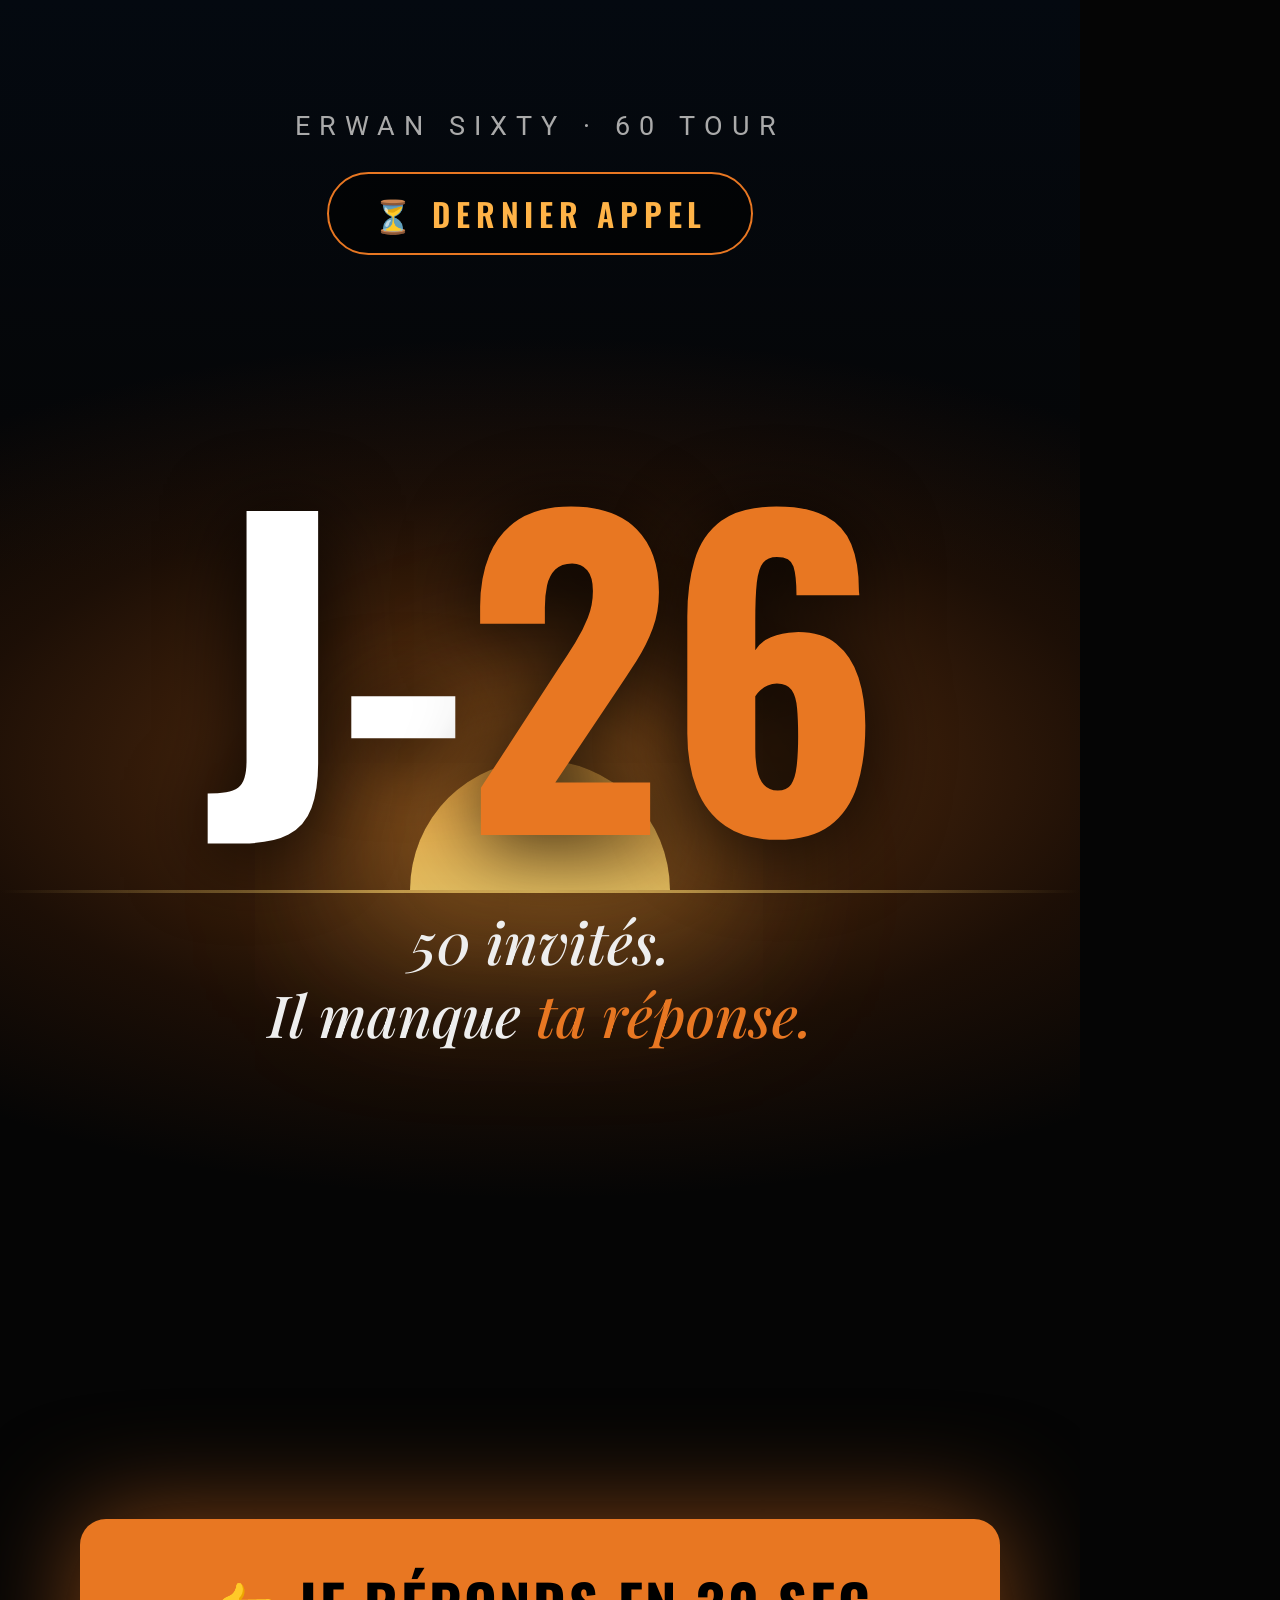
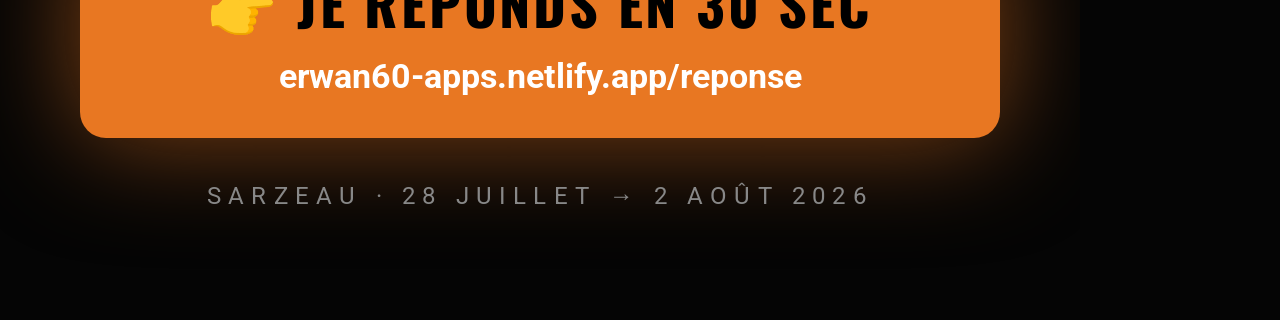
<file: reponse/kit/v2-story.html>
<!DOCTYPE html>
<html lang="fr">
<head>
<meta charset="UTF-8">
<title>V2 story compte à rebours 1080×1920</title>
<link href="https://fonts.googleapis.com/css2?family=Playfair+Display:ital,wght@1,500;1,600&family=Oswald:wght@500;600;700&family=Roboto:wght@400;500;700&display=swap" rel="stylesheet">
<style>
  * { margin: 0; padding: 0; box-sizing: border-box; }
  html, body { width: 1080px; height: 1920px; overflow: hidden; }
  body { background: #050505; color: #fff; font-family: 'Roboto', sans-serif; position: relative; }

  .glow {
    position: absolute; inset: 0;
    background:
      radial-gradient(ellipse 130% 34% at 50% 40%, rgba(232,119,34,0.42) 0%, rgba(150,65,10,0.16) 42%, transparent 66%),
      linear-gradient(to bottom, rgba(0,25,60,0.2), transparent 30%);
  }
  .sun {
    position: absolute; left: 50%; top: 760px; transform: translateX(-50%);
    width: 260px; height: 130px; border-radius: 260px 260px 0 0;
    background: linear-gradient(to top, #ffd76e, #ffb347);
    box-shadow: 0 0 160px 60px rgba(255,179,71,0.4);
    opacity: 0.85;
  }
  .horizon { position: absolute; left: 0; right: 0; top: 890px; height: 3px;
    background: linear-gradient(to right, transparent, rgba(255,215,110,0.8), transparent); }

  .content { position: absolute; inset: 0; display: flex; flex-direction: column; align-items: center; text-align: center; padding: 110px 80px; }
  .brand {
    font-family: 'Roboto', sans-serif; font-size: 27px; letter-spacing: 0.34em;
    text-transform: uppercase; color: #aaa;
  }
  .pill {
    margin-top: 30px;
    display: inline-flex; align-items: center;
    border: 2px solid #E87722; border-radius: 999px;
    color: #ffb347; background: rgba(0,0,0,0.55);
    font-family: 'Oswald', sans-serif; font-weight: 600; font-size: 32px;
    letter-spacing: 0.18em; text-transform: uppercase; padding: 16px 44px;
  }
  .jminus {
    margin-top: 210px;
    font-family: 'Oswald', sans-serif; font-weight: 700; font-size: 400px; line-height: 0.95;
    color: #fff;
    text-shadow: 0 10px 80px rgba(0,0,0,0.85);
    letter-spacing: -0.01em;
  }
  .jminus .orange { color: #E87722; }
  .line {
    margin-top: 60px;
    font-family: 'Playfair Display', serif; font-style: italic; font-weight: 500;
    font-size: 58px; color: #eee; line-height: 1.25;
  }
  .line .orange { color: #E87722; }
  .cta {
    margin-top: auto;
    width: 100%;
    background: #E87722; border-radius: 26px; padding: 42px 40px;
    box-shadow: 0 0 110px rgba(232,119,34,0.55);
  }
  .cta .t1 {
    font-family: 'Oswald', sans-serif; font-weight: 700; font-size: 56px;
    letter-spacing: 0.05em; text-transform: uppercase; color: #000;
  }
  .cta .t2 { font-family: 'Roboto', sans-serif; font-weight: 700; font-size: 34px; color: #fff; margin-top: 12px; }
  .footer {
    margin-top: 44px;
    font-family: 'Roboto', sans-serif; font-size: 24px; letter-spacing: 0.3em;
    text-transform: uppercase; color: #888;
  }
</style>
</head>
<body>
  <div class="glow"></div>
  <div class="sun"></div>
  <div class="horizon"></div>
  <div class="content">
    <div class="brand">Erwan Sixty · 60 Tour</div>
    <div class="pill">⏳ Dernier appel</div>
    <div class="jminus">J-<span class="orange">26</span></div>
    <p class="line">50 invités.<br>Il manque <span class="orange">ta réponse.</span></p>
    <div class="cta">
      <div class="t1">👉 Je réponds en 30 sec</div>
      <div class="t2">erwan60-apps.netlify.app/reponse</div>
    </div>
    <div class="footer">Sarzeau · 28 juillet → 2 août 2026</div>
  </div>
</body>
</html>
</file>
